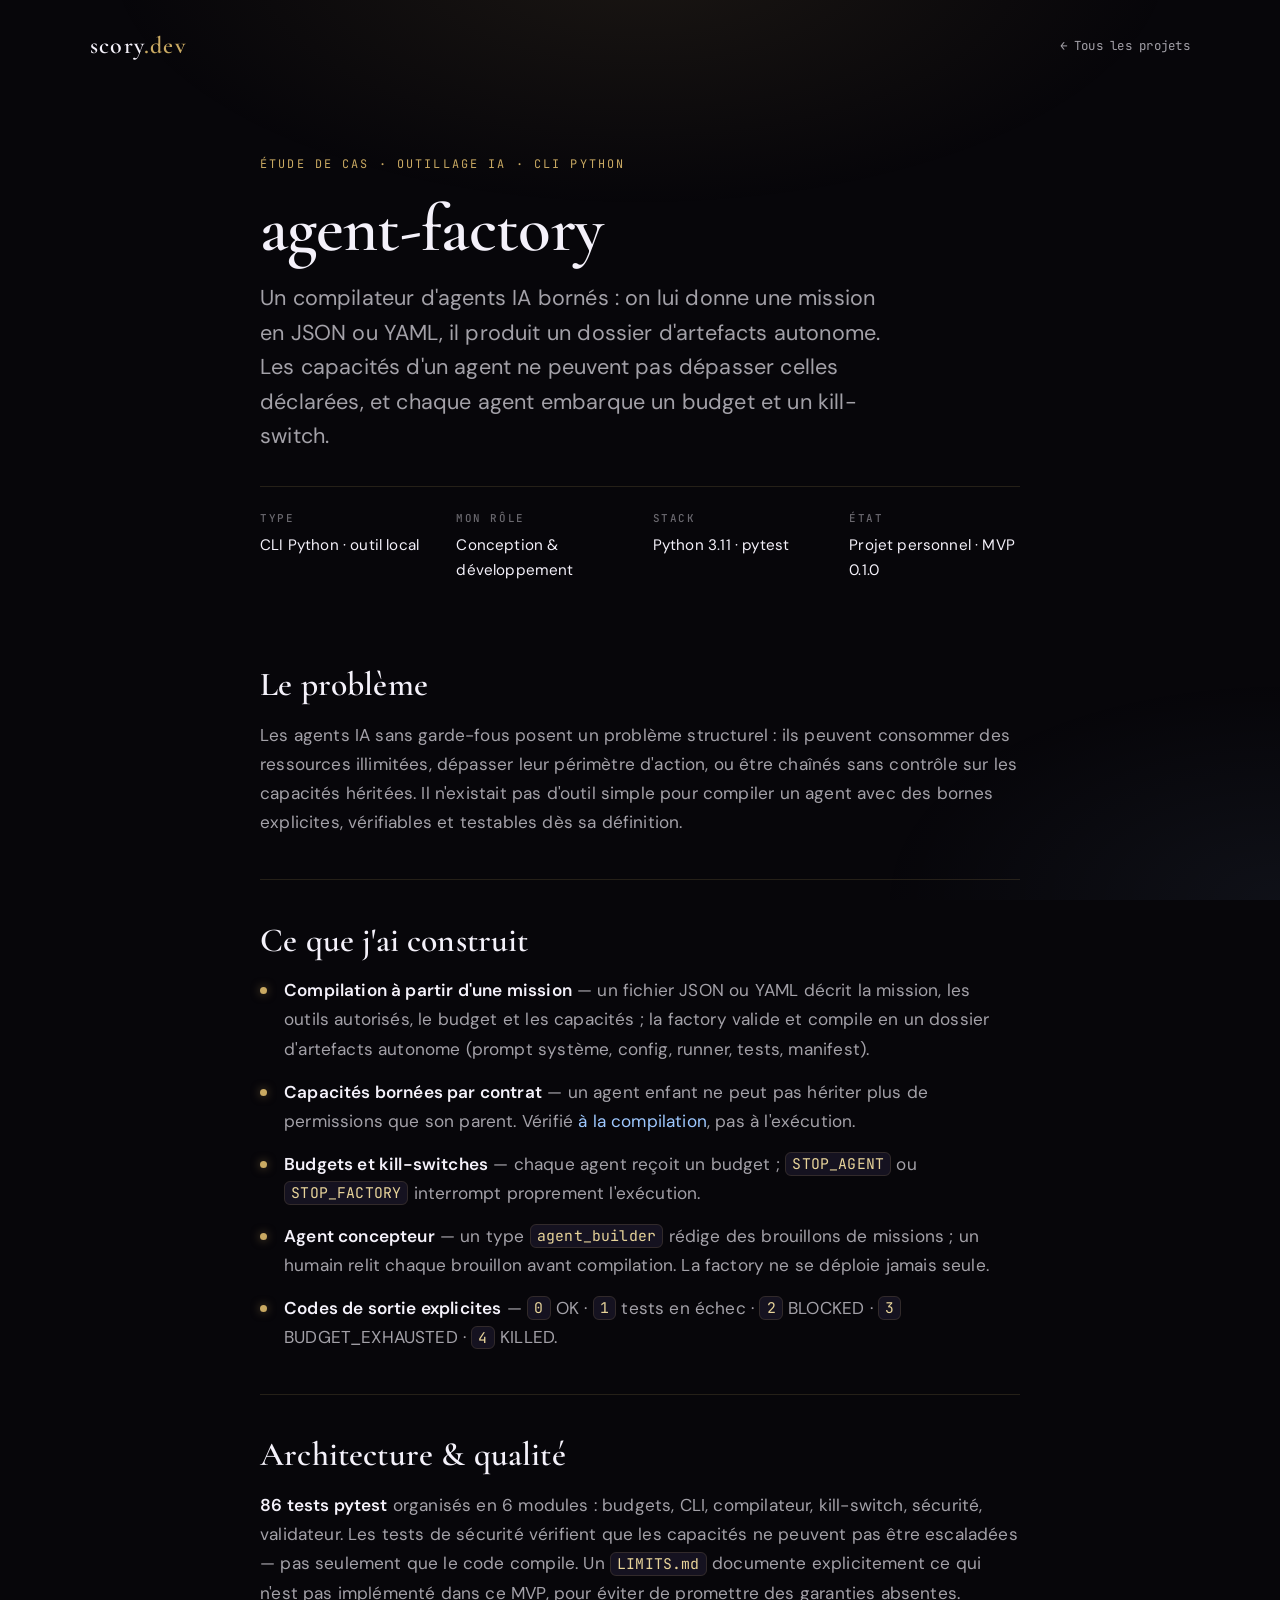
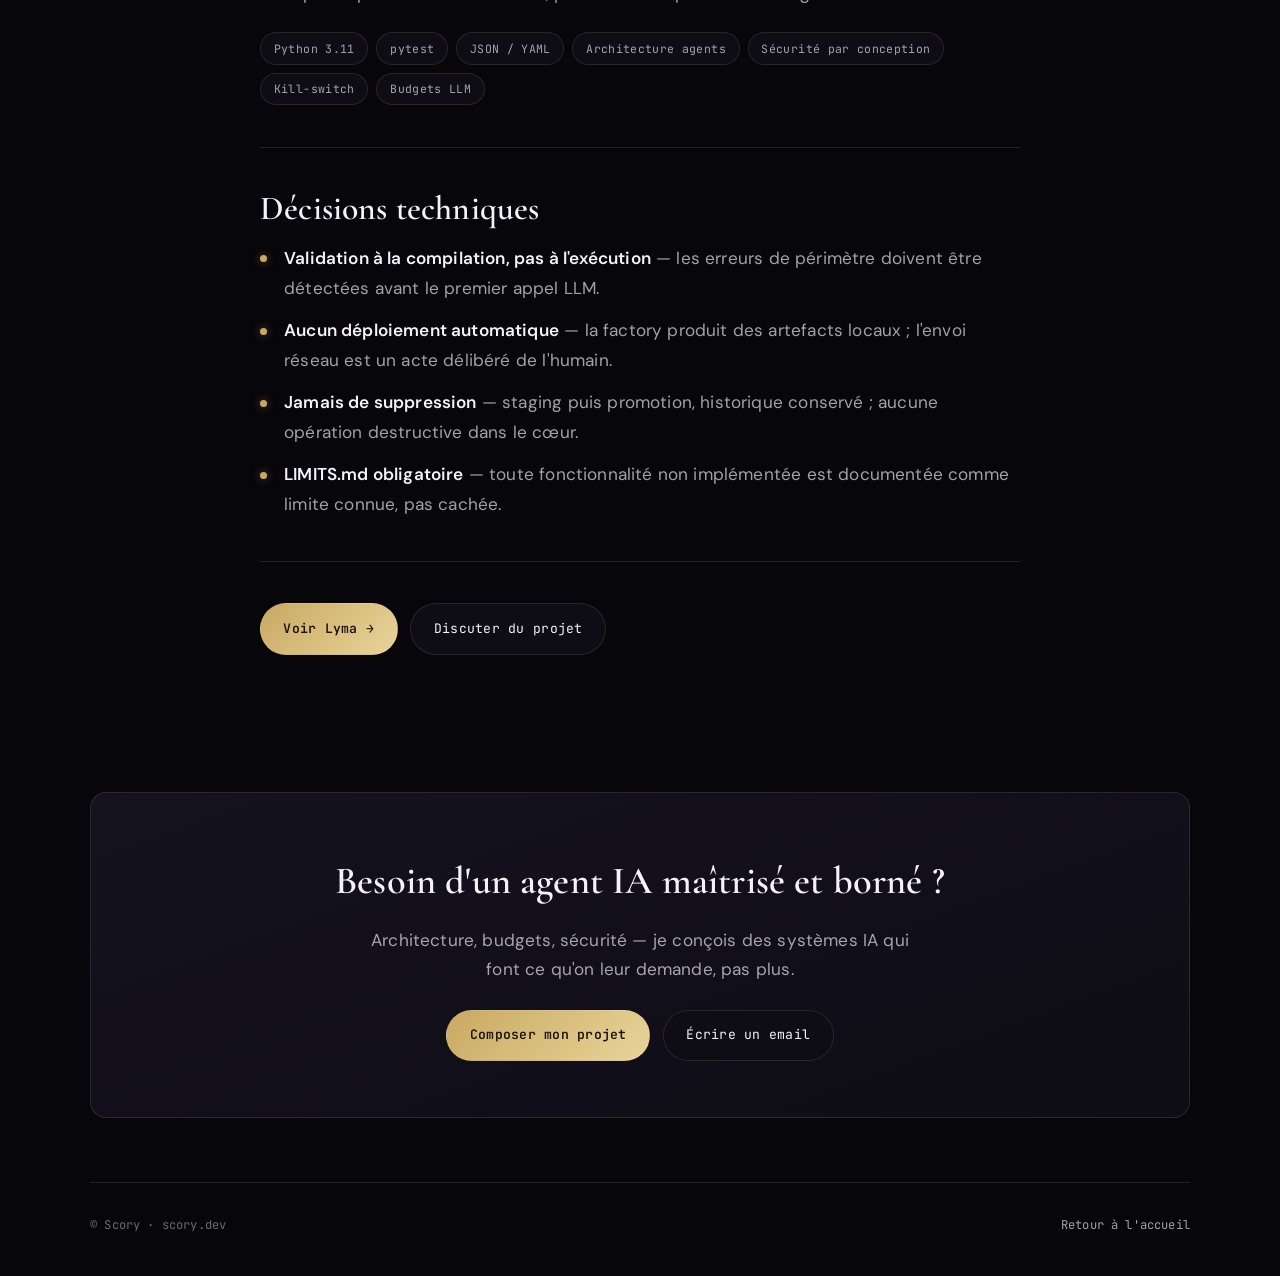
<file: projets/agent-factory/index.html>
<!doctype html>
<html lang="fr">
  <head>
    <meta charset="UTF-8" />
    <meta name="viewport" content="width=device-width, initial-scale=1.0, viewport-fit=cover" />
    <meta name="theme-color" content="#07060a" />
    <meta name="color-scheme" content="dark" />
    <title>agent-factory — Compilateur d'agents IA bornés · Étude de cas | Scory</title>
    <meta name="description" content="agent-factory : une CLI Python qui compile des agents IA à capacités bornées à partir d'une mission. Un agent enfant ne peut pas dépasser son parent, vérifié à la compilation. Budgets, kill-switches, 86 tests. Étude de cas par Scory." />
    <link rel="canonical" href="https://scory.dev/projets/agent-factory/" />
    <meta property="og:type" content="article" />
    <meta property="og:locale" content="fr_FR" />
    <meta property="og:url" content="https://scory.dev/projets/agent-factory/" />
    <meta property="og:title" content="agent-factory — Compilateur d'agents IA bornés · Étude de cas" />
    <meta property="og:description" content="CLI Python qui compile des agents IA à capacités bornées : budgets, kill-switches, 86 tests, sécurité par conception." />
    <meta property="og:image" content="https://scory.dev/image/og-image.webp" />
    <meta name="twitter:card" content="summary_large_image" />
    <link rel="icon" href="data:image/svg+xml,%3Csvg xmlns='http://www.w3.org/2000/svg' viewBox='0 0 32 32'%3E%3Crect fill='%2307060a' width='32' height='32' rx='6'/%3E%3Ctext x='50%25' y='50%25' dominant-baseline='central' text-anchor='middle' fill='%23c9a962' font-family='serif' font-size='20' font-weight='600'%3ES%3C/text%3E%3C/svg%3E" />
    <link rel="preconnect" href="https://fonts.googleapis.com" />
    <link rel="preconnect" href="https://fonts.gstatic.com" crossorigin />
    <link href="https://fonts.googleapis.com/css2?family=Cormorant+Garamond:wght@600&family=DM+Sans:opsz,wght@9..40,400;9..40,600&family=JetBrains+Mono:wght@400;500&display=swap" rel="stylesheet" />
    <link rel="stylesheet" href="/projets/case.css" />
    <script type="application/ld+json">
    [{
      "@context": "https://schema.org",
      "@type": "TechArticle",
      "headline": "agent-factory — Compilateur d'agents IA bornés",
      "description": "Étude de cas : une CLI Python qui compile des agents IA à capacités bornées. Un agent enfant ne peut pas dépasser son parent, vérifié à la compilation. Budgets, kill-switches, 86 tests.",
      "author": {"@type": "Person", "name": "Scory Yana", "url": "https://scory.dev/"},
      "publisher": {"@type": "Person", "name": "Scory Yana"},
      "inLanguage": "fr",
      "url": "https://scory.dev/projets/agent-factory/",
      "about": ["Python", "Agents IA", "Sécurité par conception", "Kill-switch", "Budgets LLM", "pytest"]
    },
    {
      "@context": "https://schema.org",
      "@type": "BreadcrumbList",
      "itemListElement": [
        {"@type": "ListItem", "position": 1, "name": "Accueil", "item": "https://scory.dev/"},
        {"@type": "ListItem", "position": 2, "name": "Projets", "item": "https://scory.dev/#projets"},
        {"@type": "ListItem", "position": 3, "name": "agent-factory", "item": "https://scory.dev/projets/agent-factory/"}
      ]
    }]
    </script>
  </head>
  <body>
    <header class="case-top">
      <a class="case-brand" href="/">scory<span>.dev</span></a>
      <a class="case-back" href="/#projets">← Tous les projets</a>
    </header>

    <main>
      <section class="case-hero wrap">
        <p class="case-eyebrow">Étude de cas · Outillage IA · CLI Python</p>
        <h1 class="case-title">agent&#8209;factory</h1>
        <p class="case-lead">Un compilateur d'agents IA bornés&nbsp;: on lui donne une mission en JSON ou YAML, il produit un dossier d'artefacts autonome. Les capacités d'un agent ne peuvent pas dépasser celles déclarées, et chaque agent embarque un budget et un kill-switch.</p>
        <ul class="case-meta">
          <li><b>Type</b><span>CLI Python · outil local</span></li>
          <li><b>Mon rôle</b><span>Conception &amp; développement</span></li>
          <li><b>Stack</b><span>Python 3.11 · pytest</span></li>
          <li><b>État</b><span>Projet personnel · MVP 0.1.0</span></li>
        </ul>
      </section>

      <div class="case-body wrap">
        <section class="case-section">
          <h2 class="case-h2">Le problème</h2>
          <p>Les agents IA sans garde-fous posent un problème structurel&nbsp;: ils peuvent consommer des ressources illimitées, dépasser leur périmètre d'action, ou être chaînés sans contrôle sur les capacités héritées. Il n'existait pas d'outil simple pour compiler un agent avec des bornes explicites, vérifiables et testables dès sa définition.</p>
        </section>

        <section class="case-section">
          <h2 class="case-h2">Ce que j'ai construit</h2>
          <ul class="case-list">
            <li><strong>Compilation à partir d'une mission</strong> — un fichier JSON ou YAML décrit la mission, les outils autorisés, le budget et les capacités&nbsp;; la factory valide et compile en un dossier d'artefacts autonome (prompt système, config, runner, tests, manifest).</li>
            <li><strong>Capacités bornées par contrat</strong> — un agent enfant ne peut pas hériter plus de permissions que son parent. Vérifié <em>à la compilation</em>, pas à l'exécution.</li>
            <li><strong>Budgets et kill-switches</strong> — chaque agent reçoit un budget&nbsp;; <code>STOP_AGENT</code> ou <code>STOP_FACTORY</code> interrompt proprement l'exécution.</li>
            <li><strong>Agent concepteur</strong> — un type <code>agent_builder</code> rédige des brouillons de missions&nbsp;; un humain relit chaque brouillon avant compilation. La factory ne se déploie jamais seule.</li>
            <li><strong>Codes de sortie explicites</strong> — <code>0</code> OK · <code>1</code> tests en échec · <code>2</code> BLOCKED · <code>3</code> BUDGET_EXHAUSTED · <code>4</code> KILLED.</li>
          </ul>
        </section>

        <section class="case-section">
          <h2 class="case-h2">Architecture &amp; qualité</h2>
          <p><strong>86 tests pytest</strong> organisés en 6 modules&nbsp;: budgets, CLI, compilateur, kill-switch, sécurité, validateur. Les tests de sécurité vérifient que les capacités ne peuvent pas être escaladées — pas seulement que le code compile. Un <code>LIMITS.md</code> documente explicitement ce qui n'est pas implémenté dans ce MVP, pour éviter de promettre des garanties absentes.</p>
          <ul class="case-tags">
            <li>Python 3.11</li><li>pytest</li><li>JSON / YAML</li><li>Architecture agents</li><li>Sécurité par conception</li><li>Kill-switch</li><li>Budgets LLM</li>
          </ul>
        </section>

        <section class="case-section">
          <h2 class="case-h2">Décisions techniques</h2>
          <ul class="case-list">
            <li><strong>Validation à la compilation, pas à l'exécution</strong> — les erreurs de périmètre doivent être détectées avant le premier appel LLM.</li>
            <li><strong>Aucun déploiement automatique</strong> — la factory produit des artefacts locaux&nbsp;; l'envoi réseau est un acte délibéré de l'humain.</li>
            <li><strong>Jamais de suppression</strong> — staging puis promotion, historique conservé&nbsp;; aucune opération destructive dans le cœur.</li>
            <li><strong>LIMITS.md obligatoire</strong> — toute fonctionnalité non implémentée est documentée comme limite connue, pas cachée.</li>
          </ul>
        </section>

        <section class="case-section">
          <div class="case-actions">
            <a class="case-btn case-btn--primary" href="/projets/lyma/">Voir Lyma →</a>
            <a class="case-btn case-btn--ghost" href="mailto:contact@scory.dev">Discuter du projet</a>
          </div>
        </section>
      </div>

      <section class="case-cta">
        <h2>Besoin d'un agent IA maîtrisé et borné&nbsp;?</h2>
        <p>Architecture, budgets, sécurité — je conçois des systèmes IA qui font ce qu'on leur demande, pas plus.</p>
        <div class="case-actions">
          <a class="case-btn case-btn--primary" href="/#builder">Composer mon projet</a>
          <a class="case-btn case-btn--ghost" href="mailto:contact@scory.dev">Écrire un email</a>
        </div>
      </section>
    </main>

    <footer class="case-foot">
      <span>© Scory · scory.dev</span>
      <a href="/">Retour à l'accueil</a>
    </footer>
  </body>
</html>
</file>
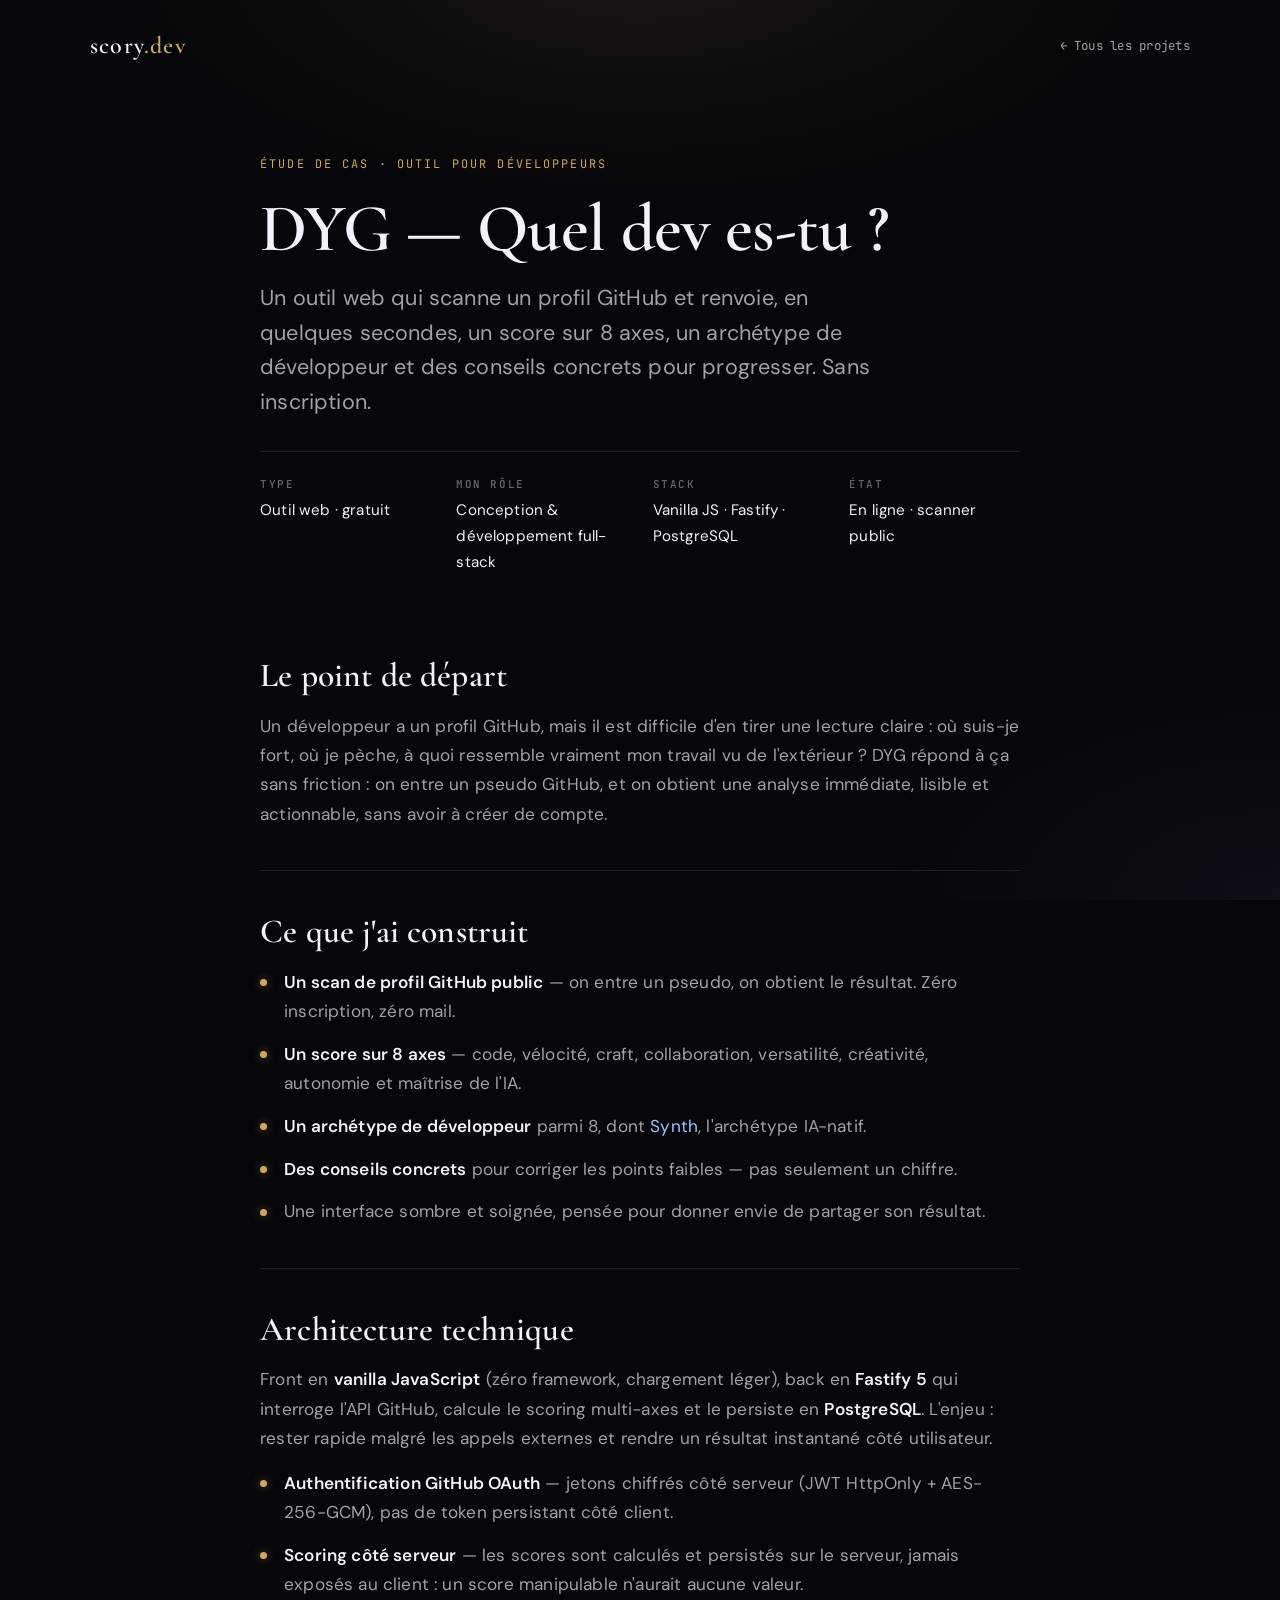
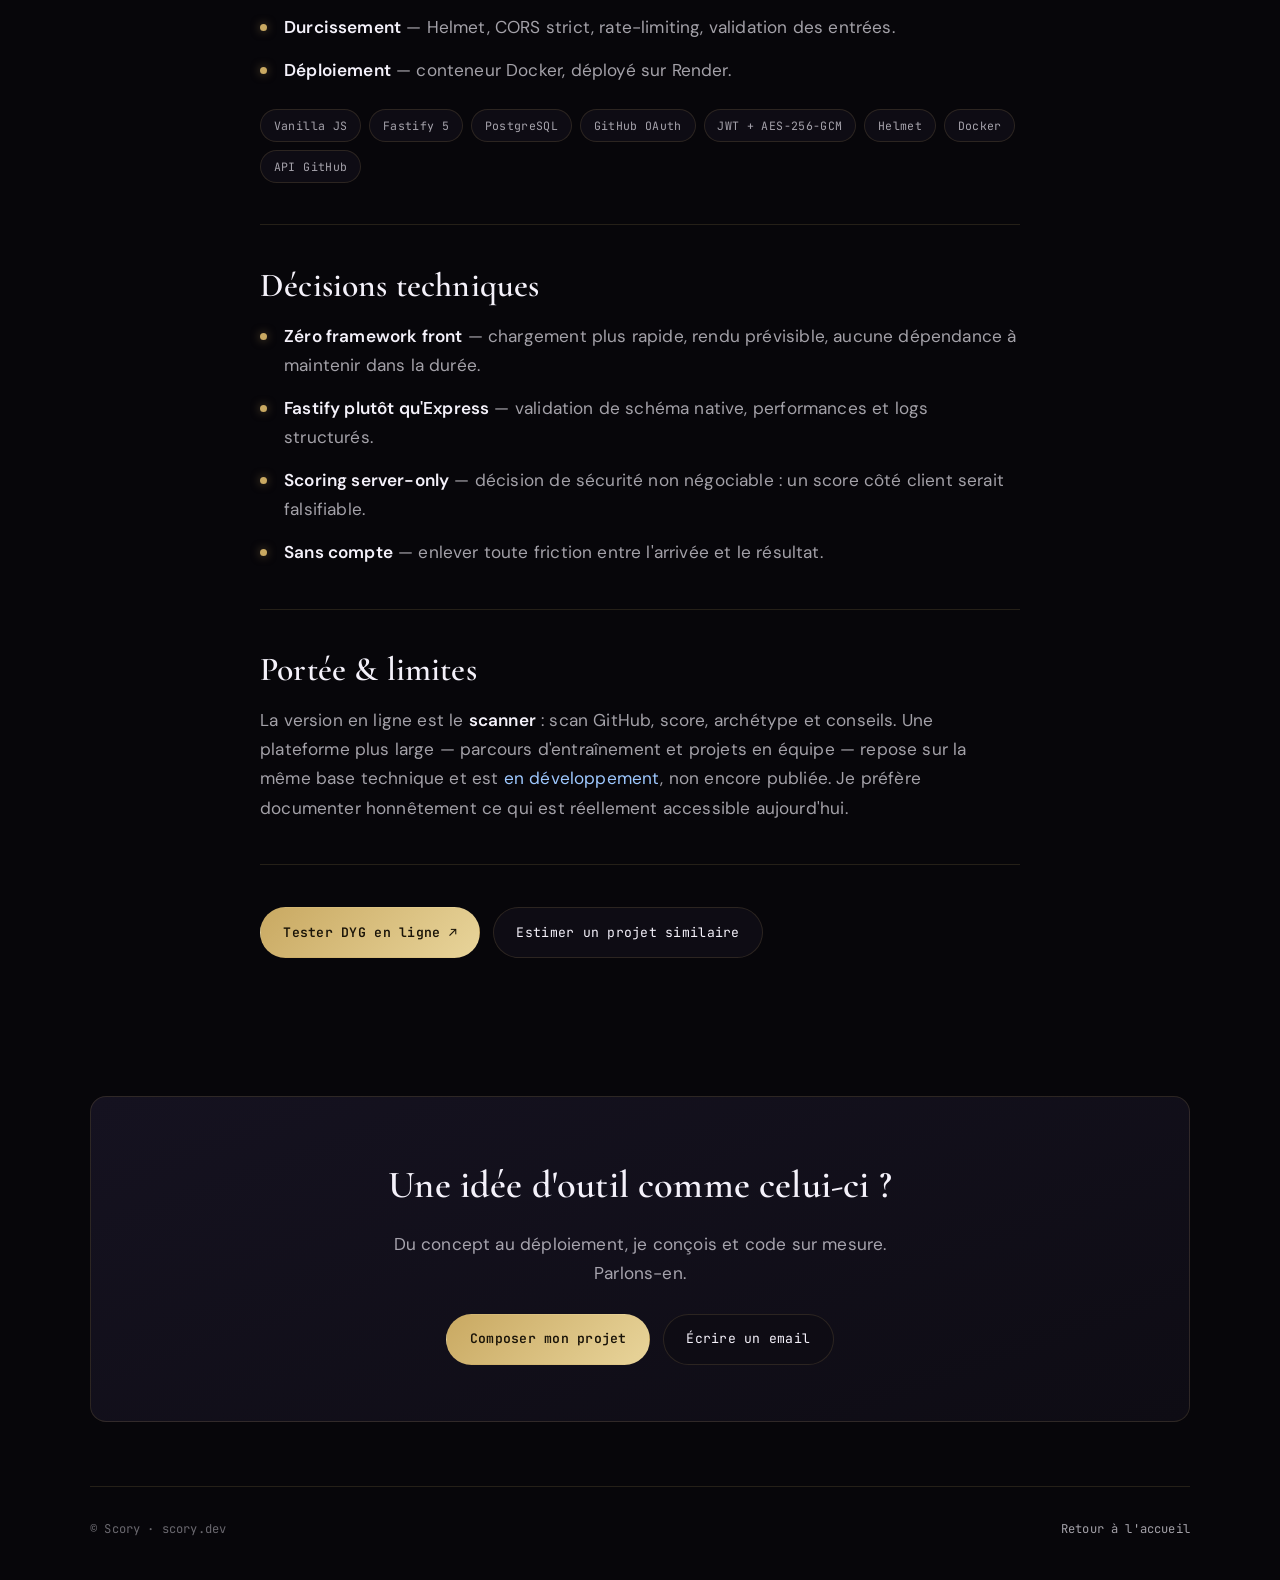
<file: projets/dyg/index.html>
<!doctype html>
<html lang="fr">
  <head>
    <meta charset="UTF-8" />
    <meta name="viewport" content="width=device-width, initial-scale=1.0, viewport-fit=cover" />
    <meta name="theme-color" content="#07060a" />
    <meta name="color-scheme" content="dark" />
    <title>DYG — Scanner de profil GitHub · Étude de cas | Scory</title>
    <meta name="description" content="DYG : un outil web qui scanne un profil GitHub et renvoie un score sur 8 axes, un archétype de développeur et des conseils, sans inscription. Back-end Fastify + PostgreSQL, scoring côté serveur. Étude de cas par Scory, ingénieur full-stack à Paris." />
    <link rel="canonical" href="https://scory.dev/projets/dyg/" />
    <meta property="og:type" content="article" />
    <meta property="og:locale" content="fr_FR" />
    <meta property="og:url" content="https://scory.dev/projets/dyg/" />
    <meta property="og:title" content="DYG — Scanner de profil GitHub · Étude de cas" />
    <meta property="og:description" content="Scanner un profil GitHub et obtenir un score sur 8 axes, un archétype de dev et des conseils. Back-end Fastify + PostgreSQL, scoring côté serveur." />
    <meta property="og:image" content="https://scory.dev/image/og-image.webp" />
    <meta name="twitter:card" content="summary_large_image" />
    <link rel="icon" href="data:image/svg+xml,%3Csvg xmlns='http://www.w3.org/2000/svg' viewBox='0 0 32 32'%3E%3Crect fill='%2307060a' width='32' height='32' rx='6'/%3E%3Ctext x='50%25' y='50%25' dominant-baseline='central' text-anchor='middle' fill='%23c9a962' font-family='serif' font-size='20' font-weight='600'%3ES%3C/text%3E%3C/svg%3E" />
    <link rel="preconnect" href="https://fonts.googleapis.com" />
    <link rel="preconnect" href="https://fonts.gstatic.com" crossorigin />
    <link href="https://fonts.googleapis.com/css2?family=Cormorant+Garamond:wght@600&family=DM+Sans:opsz,wght@9..40,400;9..40,600&family=JetBrains+Mono:wght@400;500&display=swap" rel="stylesheet" />
    <link rel="stylesheet" href="/projets/case.css" />
    <script type="application/ld+json">
    [{
      "@context": "https://schema.org",
      "@type": "TechArticle",
      "headline": "DYG — Scanner de profil GitHub",
      "description": "Étude de cas : un outil web qui scanne un profil GitHub et renvoie un score sur 8 axes, un archétype de développeur et des conseils. Back-end Fastify + PostgreSQL, scoring côté serveur.",
      "author": {"@type": "Person", "name": "Scory Yana", "url": "https://scory.dev/"},
      "publisher": {"@type": "Person", "name": "Scory Yana"},
      "inLanguage": "fr",
      "url": "https://scory.dev/projets/dyg/",
      "about": ["Développement full-stack", "Fastify", "PostgreSQL", "GitHub OAuth", "Scoring côté serveur"]
    },
    {
      "@context": "https://schema.org",
      "@type": "BreadcrumbList",
      "itemListElement": [
        {"@type": "ListItem", "position": 1, "name": "Accueil", "item": "https://scory.dev/"},
        {"@type": "ListItem", "position": 2, "name": "Projets", "item": "https://scory.dev/#projets"},
        {"@type": "ListItem", "position": 3, "name": "DYG", "item": "https://scory.dev/projets/dyg/"}
      ]
    }]
    </script>
  </head>
  <body>
    <header class="case-top">
      <a class="case-brand" href="/">scory<span>.dev</span></a>
      <a class="case-back" href="/#projets">← Tous les projets</a>
    </header>

    <main>
      <section class="case-hero wrap">
        <p class="case-eyebrow">Étude de cas · Outil pour développeurs</p>
        <h1 class="case-title">DYG — Quel dev es-tu&nbsp;?</h1>
        <p class="case-lead">Un outil web qui scanne un profil GitHub et renvoie, en quelques secondes, un score sur 8 axes, un archétype de développeur et des conseils concrets pour progresser. Sans inscription.</p>
        <ul class="case-meta">
          <li><b>Type</b><span>Outil web · gratuit</span></li>
          <li><b>Mon rôle</b><span>Conception &amp; développement full-stack</span></li>
          <li><b>Stack</b><span>Vanilla JS · Fastify · PostgreSQL</span></li>
          <li><b>État</b><span>En ligne · scanner public</span></li>
        </ul>
      </section>

      <div class="case-body wrap">
        <section class="case-section">
          <h2 class="case-h2">Le point de départ</h2>
          <p>Un développeur a un profil GitHub, mais il est difficile d'en tirer une lecture claire&nbsp;: où suis-je fort, où je pèche, à quoi ressemble vraiment mon travail vu de l'extérieur&nbsp;? DYG répond à ça sans friction&nbsp;: on entre un pseudo GitHub, et on obtient une analyse immédiate, lisible et actionnable, sans avoir à créer de compte.</p>
        </section>

        <section class="case-section">
          <h2 class="case-h2">Ce que j'ai construit</h2>
          <ul class="case-list">
            <li><strong>Un scan de profil GitHub public</strong> — on entre un pseudo, on obtient le résultat. Zéro inscription, zéro mail.</li>
            <li><strong>Un score sur 8 axes</strong> — code, vélocité, craft, collaboration, versatilité, créativité, autonomie et maîtrise de l'IA.</li>
            <li><strong>Un archétype de développeur</strong> parmi 8, dont <em>Synth</em>, l'archétype IA-natif.</li>
            <li><strong>Des conseils concrets</strong> pour corriger les points faibles — pas seulement un chiffre.</li>
            <li>Une interface sombre et soignée, pensée pour donner envie de partager son résultat.</li>
          </ul>
        </section>

        <section class="case-section">
          <h2 class="case-h2">Architecture technique</h2>
          <p>Front en <strong>vanilla JavaScript</strong> (zéro framework, chargement léger), back en <strong>Fastify 5</strong> qui interroge l'API GitHub, calcule le scoring multi-axes et le persiste en <strong>PostgreSQL</strong>. L'enjeu&nbsp;: rester rapide malgré les appels externes et rendre un résultat instantané côté utilisateur.</p>
          <ul class="case-list">
            <li><strong>Authentification GitHub OAuth</strong> — jetons chiffrés côté serveur (JWT HttpOnly + AES-256-GCM), pas de token persistant côté client.</li>
            <li><strong>Scoring côté serveur</strong> — les scores sont calculés et persistés sur le serveur, jamais exposés au client&nbsp;: un score manipulable n'aurait aucune valeur.</li>
            <li><strong>Durcissement</strong> — Helmet, CORS strict, rate-limiting, validation des entrées.</li>
            <li><strong>Déploiement</strong> — conteneur Docker, déployé sur Render.</li>
          </ul>
          <ul class="case-tags">
            <li>Vanilla JS</li><li>Fastify 5</li><li>PostgreSQL</li><li>GitHub OAuth</li>
            <li>JWT + AES-256-GCM</li><li>Helmet</li><li>Docker</li><li>API GitHub</li>
          </ul>
        </section>

        <section class="case-section">
          <h2 class="case-h2">Décisions techniques</h2>
          <ul class="case-list">
            <li><strong>Zéro framework front</strong> — chargement plus rapide, rendu prévisible, aucune dépendance à maintenir dans la durée.</li>
            <li><strong>Fastify plutôt qu'Express</strong> — validation de schéma native, performances et logs structurés.</li>
            <li><strong>Scoring server-only</strong> — décision de sécurité non négociable&nbsp;: un score côté client serait falsifiable.</li>
            <li><strong>Sans compte</strong> — enlever toute friction entre l'arrivée et le résultat.</li>
          </ul>
        </section>

        <section class="case-section">
          <h2 class="case-h2">Portée &amp; limites</h2>
          <p>La version en ligne est le <strong>scanner</strong>&nbsp;: scan GitHub, score, archétype et conseils. Une plateforme plus large — parcours d'entraînement et projets en équipe — repose sur la même base technique et est <em>en développement</em>, non encore publiée. Je préfère documenter honnêtement ce qui est réellement accessible aujourd'hui.</p>
        </section>

        <section class="case-section">
          <div class="case-actions">
            <a class="case-btn case-btn--primary" href="https://dyg-olfu.onrender.com" target="_blank" rel="noopener">Tester DYG en ligne ↗</a>
            <a class="case-btn case-btn--ghost" href="/#builder">Estimer un projet similaire</a>
          </div>
        </section>
      </div>

      <section class="case-cta">
        <h2>Une idée d'outil comme celui-ci&nbsp;?</h2>
        <p>Du concept au déploiement, je conçois et code sur mesure. Parlons-en.</p>
        <div class="case-actions">
          <a class="case-btn case-btn--primary" href="/#builder">Composer mon projet</a>
          <a class="case-btn case-btn--ghost" href="mailto:contact@scory.dev">Écrire un email</a>
        </div>
      </section>
    </main>

    <footer class="case-foot">
      <span>© Scory · scory.dev</span>
      <a href="/">Retour à l'accueil</a>
    </footer>
  </body>
</html>
</file>
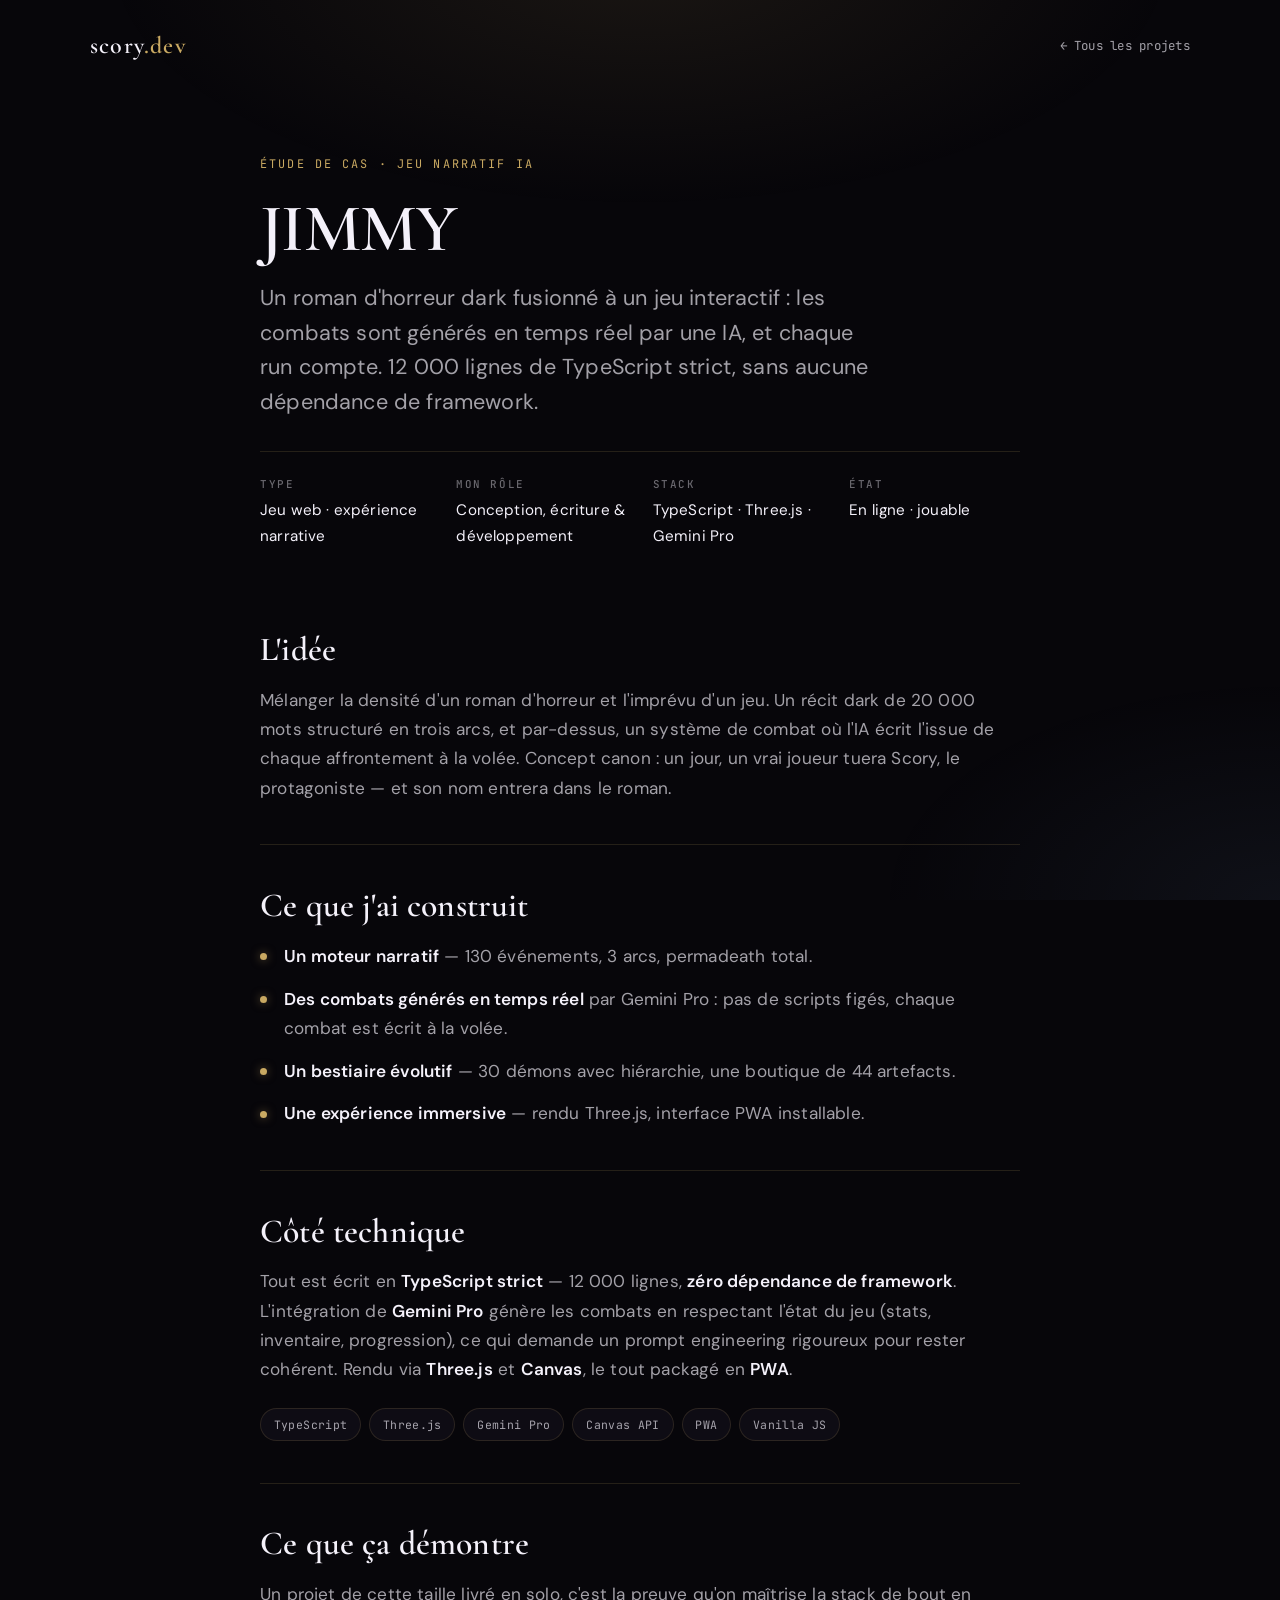
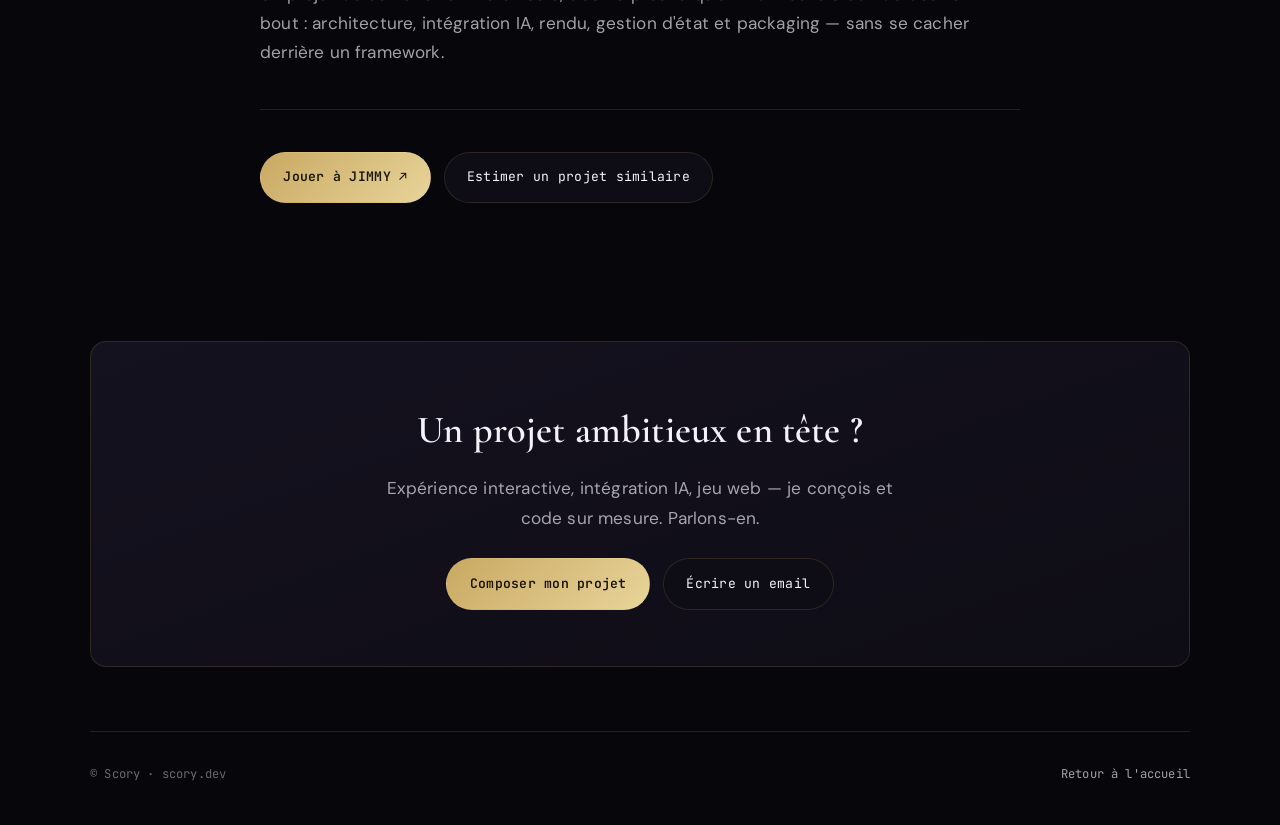
<file: projets/jimmy/index.html>
<!doctype html>
<html lang="fr">
  <head>
    <meta charset="UTF-8" />
    <meta name="viewport" content="width=device-width, initial-scale=1.0, viewport-fit=cover" />
    <meta name="theme-color" content="#07060a" />
    <meta name="color-scheme" content="dark" />
    <title>JIMMY — Expérience narrative IA + arène de combat · Étude de cas | Scory</title>
    <meta name="description" content="JIMMY : un roman d'horreur dark et un jeu interactif aux combats générés en temps réel par Gemini Pro. 12 000 lignes de TypeScript strict, zéro dépendance. Étude de cas par Scory." />
    <link rel="canonical" href="https://scory.dev/projets/jimmy/" />
    <meta property="og:type" content="article" />
    <meta property="og:locale" content="fr_FR" />
    <meta property="og:url" content="https://scory.dev/projets/jimmy/" />
    <meta property="og:title" content="JIMMY — Expérience narrative IA + arène de combat · Étude de cas" />
    <meta property="og:description" content="Roman d'horreur dark + jeu interactif, combats générés en temps réel par Gemini Pro. 12 000 lignes de TypeScript strict, zéro dépendance." />
    <meta property="og:image" content="https://scory.dev/image/og-image.webp" />
    <meta name="twitter:card" content="summary_large_image" />
    <link rel="icon" href="data:image/svg+xml,%3Csvg xmlns='http://www.w3.org/2000/svg' viewBox='0 0 32 32'%3E%3Crect fill='%2307060a' width='32' height='32' rx='6'/%3E%3Ctext x='50%25' y='50%25' dominant-baseline='central' text-anchor='middle' fill='%23c9a962' font-family='serif' font-size='20' font-weight='600'%3ES%3C/text%3E%3C/svg%3E" />
    <link rel="preconnect" href="https://fonts.googleapis.com" />
    <link rel="preconnect" href="https://fonts.gstatic.com" crossorigin />
    <link href="https://fonts.googleapis.com/css2?family=Cormorant+Garamond:wght@600&family=DM+Sans:opsz,wght@9..40,400;9..40,600&family=JetBrains+Mono:wght@400;500&display=swap" rel="stylesheet" />
    <link rel="stylesheet" href="/projets/case.css" />
    <script type="application/ld+json">
    [{
      "@context": "https://schema.org",
      "@type": "TechArticle",
      "headline": "JIMMY — Expérience narrative IA + arène de combat",
      "description": "Étude de cas : un roman d'horreur dark et un jeu interactif aux combats générés en temps réel par Gemini Pro. 12 000 lignes de TypeScript strict, zéro dépendance.",
      "author": {"@type": "Person", "name": "Scory Yana", "url": "https://scory.dev/"},
      "publisher": {"@type": "Person", "name": "Scory Yana"},
      "inLanguage": "fr",
      "url": "https://scory.dev/projets/jimmy/",
      "about": ["TypeScript", "Gemini Pro", "Three.js", "Jeu narratif", "IA générative"]
    },
    {
      "@context": "https://schema.org",
      "@type": "BreadcrumbList",
      "itemListElement": [
        {"@type": "ListItem", "position": 1, "name": "Accueil", "item": "https://scory.dev/"},
        {"@type": "ListItem", "position": 2, "name": "Projets", "item": "https://scory.dev/#projets"},
        {"@type": "ListItem", "position": 3, "name": "JIMMY", "item": "https://scory.dev/projets/jimmy/"}
      ]
    }]
    </script>
  </head>
  <body>
    <header class="case-top">
      <a class="case-brand" href="/">scory<span>.dev</span></a>
      <a class="case-back" href="/#projets">← Tous les projets</a>
    </header>

    <main>
      <section class="case-hero wrap">
        <p class="case-eyebrow">Étude de cas · Jeu narratif IA</p>
        <h1 class="case-title">JIMMY</h1>
        <p class="case-lead">Un roman d'horreur dark fusionné à un jeu interactif&nbsp;: les combats sont générés en temps réel par une IA, et chaque run compte. 12 000 lignes de TypeScript strict, sans aucune dépendance de framework.</p>
        <ul class="case-meta">
          <li><b>Type</b><span>Jeu web · expérience narrative</span></li>
          <li><b>Mon rôle</b><span>Conception, écriture &amp; développement</span></li>
          <li><b>Stack</b><span>TypeScript · Three.js · Gemini Pro</span></li>
          <li><b>État</b><span>En ligne · jouable</span></li>
        </ul>
      </section>

      <div class="case-body wrap">
        <section class="case-section">
          <h2 class="case-h2">L'idée</h2>
          <p>Mélanger la densité d'un roman d'horreur et l'imprévu d'un jeu. Un récit dark de 20 000 mots structuré en trois arcs, et par-dessus, un système de combat où l'IA écrit l'issue de chaque affrontement à la volée. Concept canon&nbsp;: un jour, un vrai joueur tuera Scory, le protagoniste — et son nom entrera dans le roman.</p>
        </section>

        <section class="case-section">
          <h2 class="case-h2">Ce que j'ai construit</h2>
          <ul class="case-list">
            <li><strong>Un moteur narratif</strong> — 130 événements, 3 arcs, permadeath total.</li>
            <li><strong>Des combats générés en temps réel</strong> par Gemini Pro&nbsp;: pas de scripts figés, chaque combat est écrit à la volée.</li>
            <li><strong>Un bestiaire évolutif</strong> — 30 démons avec hiérarchie, une boutique de 44 artefacts.</li>
            <li><strong>Une expérience immersive</strong> — rendu Three.js, interface PWA installable.</li>
          </ul>
        </section>

        <section class="case-section">
          <h2 class="case-h2">Côté technique</h2>
          <p>Tout est écrit en <strong>TypeScript strict</strong> — 12 000 lignes, <strong>zéro dépendance de framework</strong>. L'intégration de <strong>Gemini Pro</strong> génère les combats en respectant l'état du jeu (stats, inventaire, progression), ce qui demande un prompt engineering rigoureux pour rester cohérent. Rendu via <strong>Three.js</strong> et <strong>Canvas</strong>, le tout packagé en <strong>PWA</strong>.</p>
          <ul class="case-tags">
            <li>TypeScript</li><li>Three.js</li><li>Gemini Pro</li><li>Canvas API</li><li>PWA</li><li>Vanilla JS</li>
          </ul>
        </section>

        <section class="case-section">
          <h2 class="case-h2">Ce que ça démontre</h2>
          <p>Un projet de cette taille livré en solo, c'est la preuve qu'on maîtrise la stack de bout en bout&nbsp;: architecture, intégration IA, rendu, gestion d'état et packaging — sans se cacher derrière un framework.</p>
        </section>

        <section class="case-section">
          <div class="case-actions">
            <a class="case-btn case-btn--primary" href="https://splendid-malasada-e630ad.netlify.app/" target="_blank" rel="noopener">Jouer à JIMMY ↗</a>
            <a class="case-btn case-btn--ghost" href="/#builder">Estimer un projet similaire</a>
          </div>
        </section>
      </div>

      <section class="case-cta">
        <h2>Un projet ambitieux en tête&nbsp;?</h2>
        <p>Expérience interactive, intégration IA, jeu web — je conçois et code sur mesure. Parlons-en.</p>
        <div class="case-actions">
          <a class="case-btn case-btn--primary" href="/#builder">Composer mon projet</a>
          <a class="case-btn case-btn--ghost" href="mailto:contact@scory.dev">Écrire un email</a>
        </div>
      </section>
    </main>

    <footer class="case-foot">
      <span>© Scory · scory.dev</span>
      <a href="/">Retour à l'accueil</a>
    </footer>
  </body>
</html>
</file>
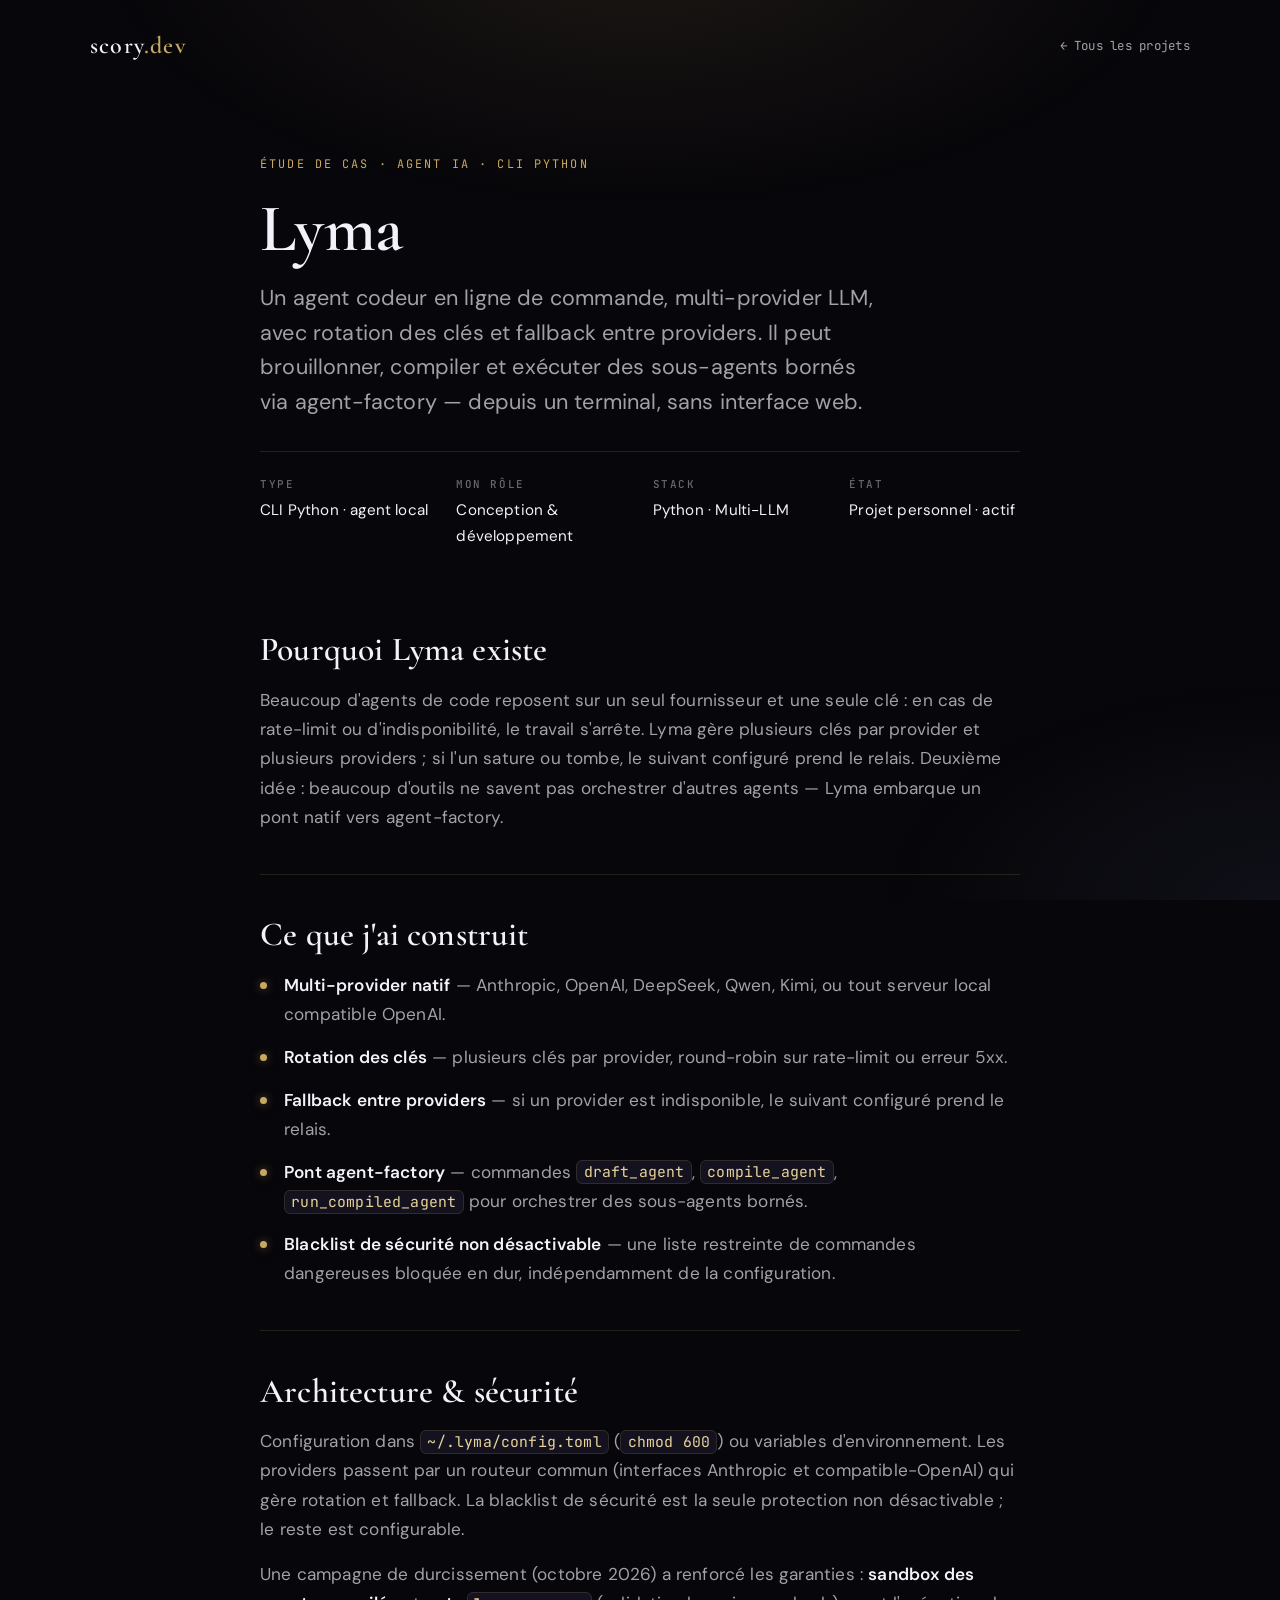
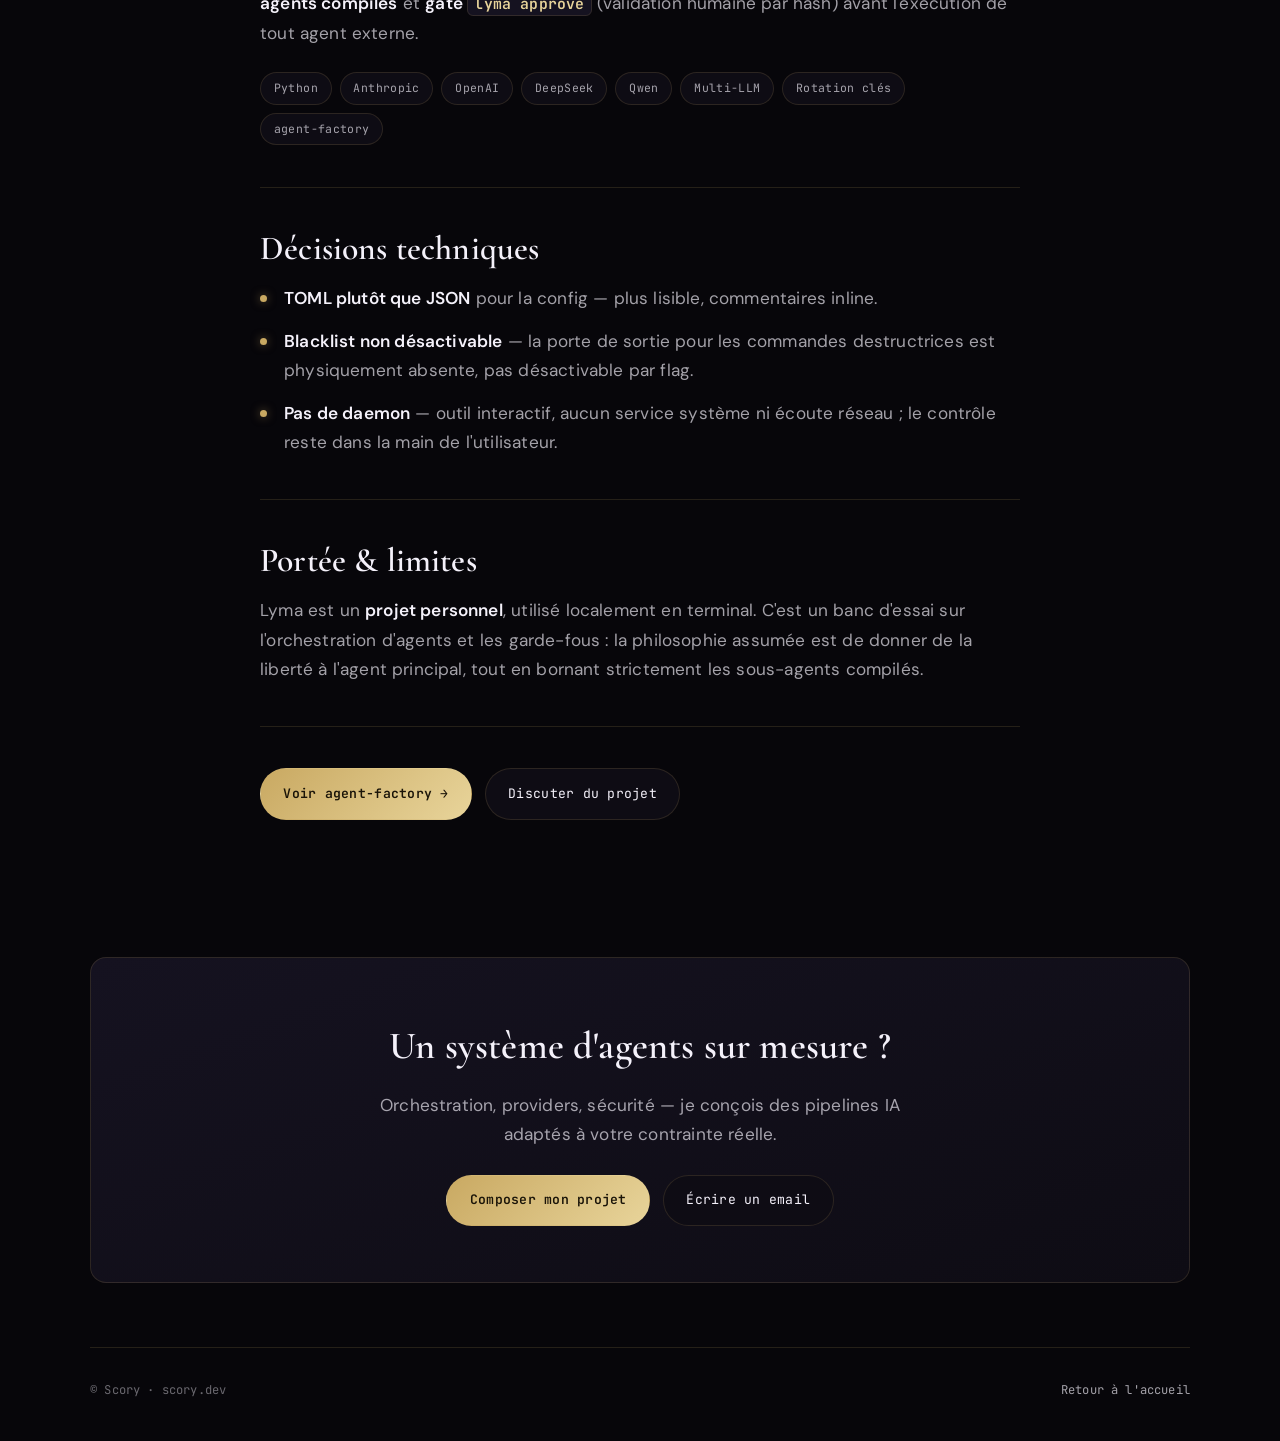
<file: projets/lyma/index.html>
<!doctype html>
<html lang="fr">
  <head>
    <meta charset="UTF-8" />
    <meta name="viewport" content="width=device-width, initial-scale=1.0, viewport-fit=cover" />
    <meta name="theme-color" content="#07060a" />
    <meta name="color-scheme" content="dark" />
    <title>Lyma — Agent codeur CLI multi-provider · Étude de cas | Scory</title>
    <meta name="description" content="Lyma : un agent de code en ligne de commande, multi-provider LLM (Anthropic, OpenAI, DeepSeek, Qwen, Kimi), avec rotation des clés, fallback entre providers et pont vers agent-factory. Étude de cas par Scory." />
    <link rel="canonical" href="https://scory.dev/projets/lyma/" />
    <meta property="og:type" content="article" />
    <meta property="og:locale" content="fr_FR" />
    <meta property="og:url" content="https://scory.dev/projets/lyma/" />
    <meta property="og:title" content="Lyma — Agent codeur CLI multi-provider · Étude de cas" />
    <meta property="og:description" content="Agent de code CLI multi-provider avec rotation des clés, fallback entre providers et pont vers agent-factory pour compiler des sous-agents bornés." />
    <meta property="og:image" content="https://scory.dev/image/og-image.webp" />
    <meta name="twitter:card" content="summary_large_image" />
    <link rel="icon" href="data:image/svg+xml,%3Csvg xmlns='http://www.w3.org/2000/svg' viewBox='0 0 32 32'%3E%3Crect fill='%2307060a' width='32' height='32' rx='6'/%3E%3Ctext x='50%25' y='50%25' dominant-baseline='central' text-anchor='middle' fill='%23c9a962' font-family='serif' font-size='20' font-weight='600'%3ES%3C/text%3E%3C/svg%3E" />
    <link rel="preconnect" href="https://fonts.googleapis.com" />
    <link rel="preconnect" href="https://fonts.gstatic.com" crossorigin />
    <link href="https://fonts.googleapis.com/css2?family=Cormorant+Garamond:wght@600&family=DM+Sans:opsz,wght@9..40,400;9..40,600&family=JetBrains+Mono:wght@400;500&display=swap" rel="stylesheet" />
    <link rel="stylesheet" href="/projets/case.css" />
    <script type="application/ld+json">
    [{
      "@context": "https://schema.org",
      "@type": "TechArticle",
      "headline": "Lyma — Agent codeur CLI multi-provider",
      "description": "Étude de cas : un agent de code en ligne de commande, multi-provider LLM, avec rotation des clés, fallback entre providers et pont vers agent-factory.",
      "author": {"@type": "Person", "name": "Scory Yana", "url": "https://scory.dev/"},
      "publisher": {"@type": "Person", "name": "Scory Yana"},
      "inLanguage": "fr",
      "url": "https://scory.dev/projets/lyma/",
      "about": ["Python", "Agents IA", "LLM multi-provider", "Outils CLI", "Orchestration d'agents"]
    },
    {
      "@context": "https://schema.org",
      "@type": "BreadcrumbList",
      "itemListElement": [
        {"@type": "ListItem", "position": 1, "name": "Accueil", "item": "https://scory.dev/"},
        {"@type": "ListItem", "position": 2, "name": "Projets", "item": "https://scory.dev/#projets"},
        {"@type": "ListItem", "position": 3, "name": "Lyma", "item": "https://scory.dev/projets/lyma/"}
      ]
    }]
    </script>
  </head>
  <body>
    <header class="case-top">
      <a class="case-brand" href="/">scory<span>.dev</span></a>
      <a class="case-back" href="/#projets">← Tous les projets</a>
    </header>

    <main>
      <section class="case-hero wrap">
        <p class="case-eyebrow">Étude de cas · Agent IA · CLI Python</p>
        <h1 class="case-title">Lyma</h1>
        <p class="case-lead">Un agent codeur en ligne de commande, multi-provider LLM, avec rotation des clés et fallback entre providers. Il peut brouillonner, compiler et exécuter des sous-agents bornés via agent-factory — depuis un terminal, sans interface web.</p>
        <ul class="case-meta">
          <li><b>Type</b><span>CLI Python · agent local</span></li>
          <li><b>Mon rôle</b><span>Conception &amp; développement</span></li>
          <li><b>Stack</b><span>Python · Multi-LLM</span></li>
          <li><b>État</b><span>Projet personnel · actif</span></li>
        </ul>
      </section>

      <div class="case-body wrap">
        <section class="case-section">
          <h2 class="case-h2">Pourquoi Lyma existe</h2>
          <p>Beaucoup d'agents de code reposent sur un seul fournisseur et une seule clé&nbsp;: en cas de rate-limit ou d'indisponibilité, le travail s'arrête. Lyma gère plusieurs clés par provider et plusieurs providers&nbsp;; si l'un sature ou tombe, le suivant configuré prend le relais. Deuxième idée&nbsp;: beaucoup d'outils ne savent pas orchestrer d'autres agents — Lyma embarque un pont natif vers agent-factory.</p>
        </section>

        <section class="case-section">
          <h2 class="case-h2">Ce que j'ai construit</h2>
          <ul class="case-list">
            <li><strong>Multi-provider natif</strong> — Anthropic, OpenAI, DeepSeek, Qwen, Kimi, ou tout serveur local compatible OpenAI.</li>
            <li><strong>Rotation des clés</strong> — plusieurs clés par provider, round-robin sur rate-limit ou erreur 5xx.</li>
            <li><strong>Fallback entre providers</strong> — si un provider est indisponible, le suivant configuré prend le relais.</li>
            <li><strong>Pont agent-factory</strong> — commandes <code>draft_agent</code>, <code>compile_agent</code>, <code>run_compiled_agent</code> pour orchestrer des sous-agents bornés.</li>
            <li><strong>Blacklist de sécurité non désactivable</strong> — une liste restreinte de commandes dangereuses bloquée en dur, indépendamment de la configuration.</li>
          </ul>
        </section>

        <section class="case-section">
          <h2 class="case-h2">Architecture &amp; sécurité</h2>
          <p>Configuration dans <code>~/.lyma/config.toml</code> (<code>chmod 600</code>) ou variables d'environnement. Les providers passent par un routeur commun (interfaces Anthropic et compatible-OpenAI) qui gère rotation et fallback. La blacklist de sécurité est la seule protection non désactivable&nbsp;; le reste est configurable.</p>
          <p>Une campagne de durcissement (octobre 2026) a renforcé les garanties&nbsp;: <strong>sandbox des agents compilés</strong> et <strong>gate <code>lyma approve</code></strong> (validation humaine par hash) avant l'exécution de tout agent externe.</p>
          <ul class="case-tags">
            <li>Python</li><li>Anthropic</li><li>OpenAI</li><li>DeepSeek</li><li>Qwen</li><li>Multi-LLM</li><li>Rotation clés</li><li>agent-factory</li>
          </ul>
        </section>

        <section class="case-section">
          <h2 class="case-h2">Décisions techniques</h2>
          <ul class="case-list">
            <li><strong>TOML plutôt que JSON</strong> pour la config — plus lisible, commentaires inline.</li>
            <li><strong>Blacklist non désactivable</strong> — la porte de sortie pour les commandes destructrices est physiquement absente, pas désactivable par flag.</li>
            <li><strong>Pas de daemon</strong> — outil interactif, aucun service système ni écoute réseau&nbsp;; le contrôle reste dans la main de l'utilisateur.</li>
          </ul>
        </section>

        <section class="case-section">
          <h2 class="case-h2">Portée &amp; limites</h2>
          <p>Lyma est un <strong>projet personnel</strong>, utilisé localement en terminal. C'est un banc d'essai sur l'orchestration d'agents et les garde-fous&nbsp;: la philosophie assumée est de donner de la liberté à l'agent principal, tout en bornant strictement les sous-agents compilés.</p>
        </section>

        <section class="case-section">
          <div class="case-actions">
            <a class="case-btn case-btn--primary" href="/projets/agent-factory/">Voir agent-factory →</a>
            <a class="case-btn case-btn--ghost" href="mailto:contact@scory.dev">Discuter du projet</a>
          </div>
        </section>
      </div>

      <section class="case-cta">
        <h2>Un système d'agents sur mesure&nbsp;?</h2>
        <p>Orchestration, providers, sécurité — je conçois des pipelines IA adaptés à votre contrainte réelle.</p>
        <div class="case-actions">
          <a class="case-btn case-btn--primary" href="/#builder">Composer mon projet</a>
          <a class="case-btn case-btn--ghost" href="mailto:contact@scory.dev">Écrire un email</a>
        </div>
      </section>
    </main>

    <footer class="case-foot">
      <span>© Scory · scory.dev</span>
      <a href="/">Retour à l'accueil</a>
    </footer>
  </body>
</html>
</file>
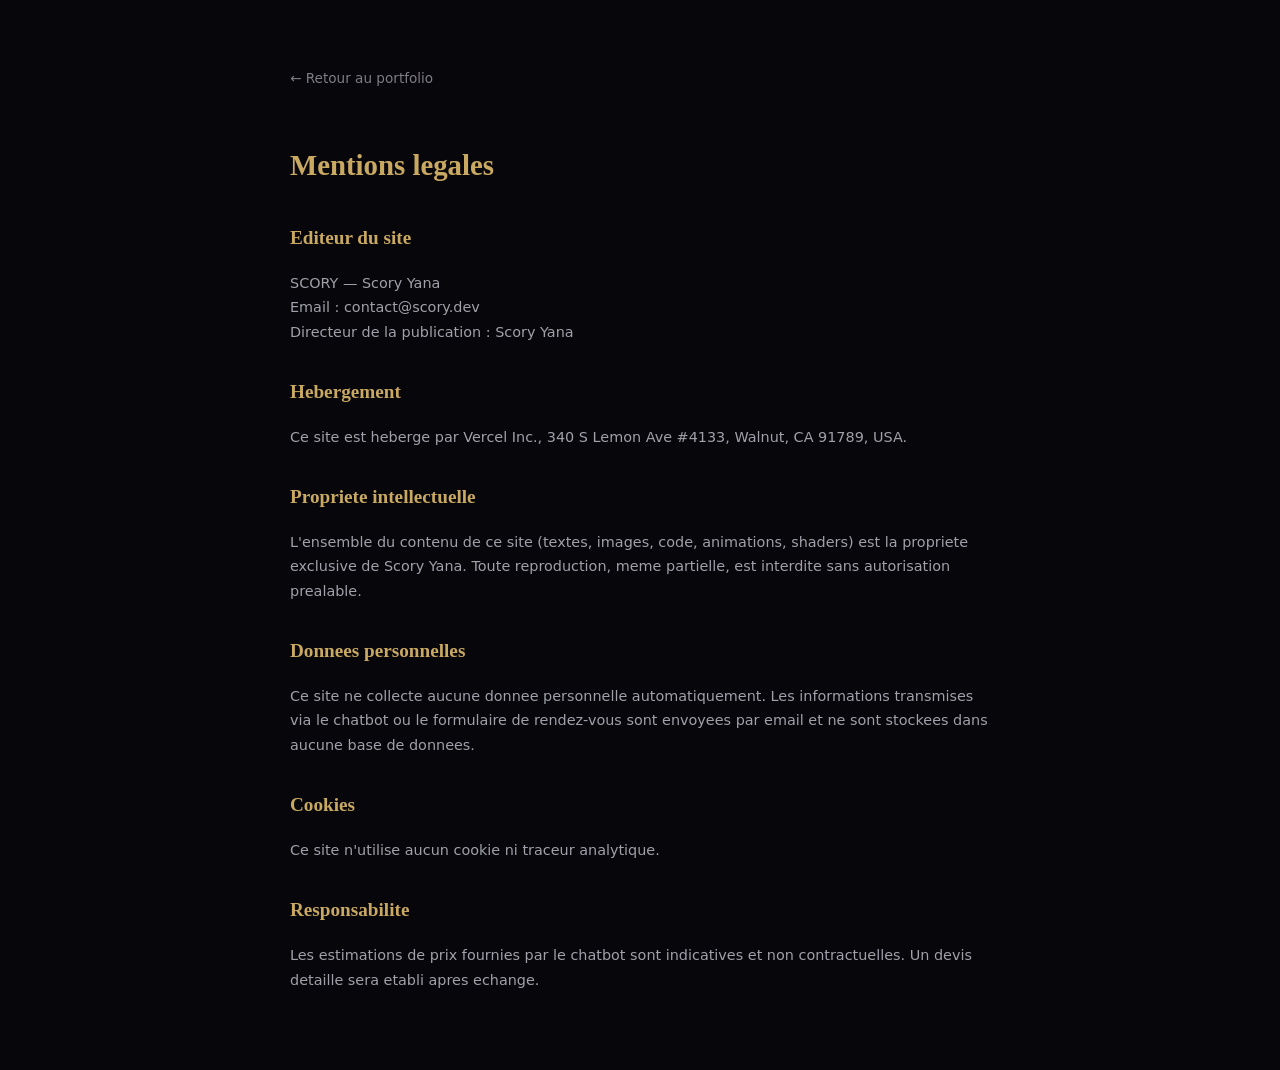
<file: mentions-legales.html>
<!doctype html>
<html lang="fr">
<head>
  <meta charset="UTF-8" />
  <meta name="viewport" content="width=device-width, initial-scale=1.0" />
  <meta name="theme-color" content="#07060a" />
  <title>Mentions legales — SCORY</title>
  <link rel="stylesheet" href="./defaut.css" />
  <style>
    body { margin: 0; padding: clamp(2rem, 5vw, 4rem); background: var(--surface-void); color: rgba(245,242,255,0.85); font-family: var(--font-sans); line-height: 1.7; max-width: 700px; margin: 0 auto; }
    h1 { font-family: var(--font-display); color: var(--accent-gold); font-size: 1.8rem; margin-bottom: 2rem; }
    h2 { font-family: var(--font-display); color: var(--accent-gold); font-size: 1.2rem; margin-top: 2rem; }
    p { color: rgba(245,242,255,0.65); font-size: 0.9rem; }
    a { color: var(--accent-gold); }
    .back { display: inline-block; margin-bottom: 2rem; font-size: 0.85rem; color: rgba(245,242,255,0.5); text-decoration: none; }
    .back:hover { color: var(--accent-gold); }
  </style>
</head>
<body>
  <a href="./" class="back">&larr; Retour au portfolio</a>
  <h1>Mentions legales</h1>

  <h2>Editeur du site</h2>
  <p>SCORY — Scory Yana<br>Email : contact@scory.dev<br>Directeur de la publication : Scory Yana</p>

  <h2>Hebergement</h2>
  <p>Ce site est heberge par Vercel Inc., 340 S Lemon Ave #4133, Walnut, CA 91789, USA.</p>

  <h2>Propriete intellectuelle</h2>
  <p>L'ensemble du contenu de ce site (textes, images, code, animations, shaders) est la propriete exclusive de Scory Yana. Toute reproduction, meme partielle, est interdite sans autorisation prealable.</p>

  <h2>Donnees personnelles</h2>
  <p>Ce site ne collecte aucune donnee personnelle automatiquement. Les informations transmises via le chatbot ou le formulaire de rendez-vous sont envoyees par email et ne sont stockees dans aucune base de donnees.</p>

  <h2>Cookies</h2>
  <p>Ce site n'utilise aucun cookie ni traceur analytique.</p>

  <h2>Responsabilite</h2>
  <p>Les estimations de prix fournies par le chatbot sont indicatives et non contractuelles. Un devis detaille sera etabli apres echange.</p>
</body>
</html>
</file>
<file: projets/case.css>
/* ============================================================
   case.css — études de cas scory.dev
   Signature : or #c9a962 + glacier #9ec8ff sur noir #07060a
   Cormorant Garamond (display) · DM Sans (texte) · JetBrains Mono (mono)
   ============================================================ */

:root {
  --void: #07060a;
  --surface: #0e0c14;
  --surface-2: #151220;
  --line: rgba(201, 169, 98, 0.16);
  --gold: #c9a962;
  --gold-soft: #e8d49a;
  --ice: #9ec8ff;
  --text: #f4f1fa;
  --text-dim: rgba(244, 241, 250, 0.66);
  --text-faint: rgba(244, 241, 250, 0.42);
  --font-display: 'Cormorant Garamond', 'Times New Roman', serif;
  --font-sans: 'DM Sans', system-ui, -apple-system, sans-serif;
  --font-mono: 'JetBrains Mono', ui-monospace, monospace;
  --wrap: 760px;
  --radius: 16px;
}

* { box-sizing: border-box; }

html { scroll-behavior: smooth; -webkit-text-size-adjust: 100%; }

body {
  margin: 0;
  background: var(--void);
  color: var(--text);
  font-family: var(--font-sans);
  font-size: clamp(1rem, 0.96rem + 0.2vw, 1.075rem);
  line-height: 1.7;
  letter-spacing: 0.01em;
  -webkit-font-smoothing: antialiased;
  overflow-x: hidden;
}

/* Grain + halo de fond */
body::before {
  content: "";
  position: fixed;
  inset: 0;
  z-index: 0;
  pointer-events: none;
  background:
    radial-gradient(60% 40% at 50% -5%, rgba(201, 169, 98, 0.1), transparent 70%),
    radial-gradient(45% 35% at 100% 100%, rgba(158, 200, 255, 0.06), transparent 70%);
}

a { color: var(--gold); text-decoration: none; }
a:hover { color: var(--gold-soft); }

.wrap { width: min(var(--wrap), 100% - 2.5rem); margin-inline: auto; position: relative; z-index: 1; }

/* ---------- Header ---------- */
.case-top {
  display: flex;
  align-items: center;
  justify-content: space-between;
  gap: 1rem;
  width: min(1100px, 100% - 2.5rem);
  margin: 0 auto;
  padding: 1.6rem 0 0.5rem;
  position: relative;
  z-index: 2;
}
.case-brand {
  font-family: var(--font-display);
  font-size: 1.5rem;
  font-weight: 600;
  letter-spacing: 0.05em;
  color: var(--text);
}
.case-brand span { color: var(--gold); }
.case-back {
  font-family: var(--font-mono);
  font-size: 0.78rem;
  color: var(--text-dim);
  letter-spacing: 0.02em;
}
.case-back:hover { color: var(--gold); }

/* ---------- Hero ---------- */
.case-hero { padding: clamp(2.5rem, 7vw, 5rem) 0 clamp(1.5rem, 4vw, 2.5rem); }
.case-eyebrow {
  font-family: var(--font-mono);
  font-size: 0.74rem;
  letter-spacing: 0.18em;
  text-transform: uppercase;
  color: var(--gold);
  margin: 0 0 1.2rem;
}
.case-title {
  font-family: var(--font-display);
  font-weight: 600;
  font-size: clamp(2.4rem, 7vw, 4.2rem);
  line-height: 1.04;
  letter-spacing: -0.01em;
  margin: 0 0 1.1rem;
}
.case-lead {
  font-size: clamp(1.1rem, 1rem + 0.5vw, 1.35rem);
  line-height: 1.6;
  color: var(--text-dim);
  margin: 0 0 2rem;
  max-width: 42ch;
}
.case-meta {
  list-style: none;
  margin: 0;
  padding: 1.4rem 0 0;
  border-top: 1px solid var(--line);
  display: grid;
  grid-template-columns: repeat(auto-fit, minmax(150px, 1fr));
  gap: 1.1rem 1.6rem;
}
.case-meta li { display: flex; flex-direction: column; gap: 0.3rem; }
.case-meta b {
  font-family: var(--font-mono);
  font-size: 0.68rem;
  font-weight: 500;
  letter-spacing: 0.14em;
  text-transform: uppercase;
  color: var(--text-faint);
}
.case-meta span { font-size: 0.95rem; color: var(--text); }

/* ---------- Corps ---------- */
.case-body { padding-bottom: 2rem; }
.case-section { padding: clamp(1.6rem, 4vw, 2.6rem) 0; border-top: 1px solid var(--line); }
.case-section:first-child { border-top: none; }
.case-h2 {
  font-family: var(--font-display);
  font-weight: 600;
  font-size: clamp(1.6rem, 3.5vw, 2.1rem);
  line-height: 1.15;
  margin: 0 0 1rem;
  color: var(--text);
}
.case-section p { margin: 0 0 1rem; color: var(--text-dim); }
.case-section p:last-child { margin-bottom: 0; }
.case-section strong { color: var(--text); font-weight: 600; }
.case-section em { color: var(--ice); font-style: normal; }
.case-section code {
  font-family: var(--font-mono);
  font-size: 0.86em;
  background: var(--surface-2);
  border: 1px solid var(--line);
  border-radius: 6px;
  padding: 0.1em 0.42em;
  color: var(--gold-soft);
}

.case-list { margin: 0; padding: 0; list-style: none; display: grid; gap: 0.85rem; }
.case-list li {
  position: relative;
  padding-left: 1.5rem;
  color: var(--text-dim);
}
.case-list li::before {
  content: "";
  position: absolute;
  left: 0; top: 0.65em;
  width: 7px; height: 7px;
  border-radius: 50%;
  background: var(--gold);
  box-shadow: 0 0 10px rgba(201, 169, 98, 0.5);
}
.case-list li strong { color: var(--text); }

/* Tags techniques */
.case-tags {
  margin: 1.5rem 0 0;
  padding: 0;
  list-style: none;
  display: flex;
  flex-wrap: wrap;
  gap: 0.5rem;
}
.case-tags li {
  font-family: var(--font-mono);
  font-size: 0.72rem;
  letter-spacing: 0.03em;
  color: var(--text-dim);
  background: var(--surface);
  border: 1px solid var(--line);
  border-radius: 999px;
  padding: 0.35rem 0.8rem;
}

/* Actions / CTA */
.case-actions { display: flex; flex-wrap: wrap; gap: 0.8rem; }
.case-btn {
  display: inline-flex;
  align-items: center;
  gap: 0.5rem;
  font-family: var(--font-mono);
  font-size: 0.82rem;
  letter-spacing: 0.02em;
  padding: 0.85rem 1.4rem;
  border-radius: 999px;
  border: 1px solid var(--line);
  transition: transform 0.2s ease, border-color 0.2s ease, background 0.2s ease;
}
.case-btn--primary {
  background: linear-gradient(135deg, var(--gold), var(--gold-soft));
  color: #1a1408;
  border-color: transparent;
  font-weight: 600;
}
.case-btn--ghost { color: var(--text); background: var(--surface); }
.case-btn:hover { transform: translateY(-2px); }
.case-btn--ghost:hover { border-color: var(--gold); color: var(--gold); }

/* ---------- CTA de bas de page ---------- */
.case-cta {
  width: min(1100px, 100% - 2.5rem);
  margin: clamp(2.5rem, 6vw, 4rem) auto 0;
  padding: clamp(2rem, 5vw, 3.5rem);
  text-align: center;
  background: linear-gradient(160deg, var(--surface-2), var(--surface));
  border: 1px solid var(--line);
  border-radius: var(--radius);
  position: relative;
  z-index: 1;
}
.case-cta h2 {
  font-family: var(--font-display);
  font-weight: 600;
  font-size: clamp(1.7rem, 4vw, 2.4rem);
  margin: 0 0 0.7rem;
}
.case-cta p { color: var(--text-dim); margin: 0 auto 1.6rem; max-width: 46ch; }
.case-cta .case-actions { justify-content: center; }

/* ---------- Footer ---------- */
.case-foot {
  width: min(1100px, 100% - 2.5rem);
  margin: clamp(2.5rem, 6vw, 4rem) auto 0;
  padding: 2rem 0 2.5rem;
  border-top: 1px solid var(--line);
  display: flex;
  flex-wrap: wrap;
  justify-content: space-between;
  gap: 0.8rem;
  font-family: var(--font-mono);
  font-size: 0.76rem;
  color: var(--text-faint);
  position: relative;
  z-index: 1;
}
.case-foot a { color: var(--text-dim); }
.case-foot a:hover { color: var(--gold); }

@media (max-width: 480px) {
  .case-meta { grid-template-columns: 1fr 1fr; }
  .case-btn { font-size: 0.78rem; padding: 0.75rem 1.1rem; }
}

@media (prefers-reduced-motion: reduce) {
  html { scroll-behavior: auto; }
  .case-btn { transition: none; }
}
</file>
<file: defaut.css>
/**
 * SCORY — Design tokens (Musée Digital)
 * Fichier de référence unique : couleurs, verre, typo, easings.
 * styles.css ne redéfinit pas ces variables, il les consomme.
 */

:root {
  /* Couleurs de fond et de surface (hiérarchie du « musée » sombre) */
  --surface-void: #07060a;
  --surface-deep: #0e0c12;
  --surface-elevated: #16131c;
  --surface-highlight: #1f1b28;
  --surface-mist: rgba(245, 242, 255, 0.06);

  /* Accents dorés / froids pour titres et détails type galerie */
  --accent-gold: #c9a962;
  --accent-amber: #e8b86d;
  --accent-ice: #9ec8ff;
  --accent-magenta: #c084fc;

  /* Glassmorphism 2.0 : flou, saturation, bordures et reflets */
  --glass-blur: 22px;
  --glass-blur-strong: 36px;
  --glass-saturation: 1.35;
  --glass-border: rgba(255, 255, 255, 0.14);
  --glass-border-inner: rgba(255, 255, 255, 0.06);
  --glass-shadow: 0 24px 80px rgba(0, 0, 0, 0.55),
    0 0 0 1px rgba(255, 255, 255, 0.04) inset;
  --glass-highlight: linear-gradient(
    135deg,
    rgba(255, 255, 255, 0.22) 0%,
    rgba(255, 255, 255, 0) 42%,
    rgba(255, 255, 255, 0.08) 100%
  );
  /* Opacité du calque de bruit SVG sur les cartes verre */
  --glass-noise-opacity: 0.045;

  /* Familles utilisées dans toute l’interface */
  --font-display: "Cormorant Garamond", "Times New Roman", serif;
  --font-sans: "DM Sans", system-ui, sans-serif;
  --font-mono: "JetBrains Mono", "SF Mono", ui-monospace, monospace;

  /* Courbes ressort : transitions CSS ; app.js reprend l’esprit pour GSAP */
  --ease-spring-soft: cubic-bezier(0.22, 1, 0.36, 1);
  --ease-spring-heavy: cubic-bezier(0.175, 0.885, 0.32, 1.15);
  --ease-spring-bounce: cubic-bezier(0.34, 1.56, 0.64, 1);

  /* Rayons de bordure : disques circulaires vs panneaux */
  --radius-disc: 50%;
  --radius-panel: 20px;
  --radius-label: 14px;

  /* Thème dynamique (changé par JS selon le disque actif) */
  --theme-glow: rgba(201, 169, 98, 0.12);
  --theme-glow-strong: rgba(201, 169, 98, 0.25);
  --theme-glow-disc: rgba(201, 169, 98, 0.12);

  /* Chatbot tints (accent / warm) */
  --theme-tint-a: rgba(192, 132, 252, 0.08);
  --theme-tint-b: rgba(192, 132, 252, 0.18);
  --theme-tint-c: rgba(192, 132, 252, 0.30);
  --theme-tint-d: rgba(192, 132, 252, 0.55);
  --theme-warm-a: rgba(232, 184, 109, 0.10);
  --theme-warm-b: rgba(232, 184, 109, 0.20);
  --theme-warm-c: rgba(232, 184, 109, 0.25);

  /* Anneau de focus clavier (accessibilite) */
  --focus-ring: 0 0 0 2px var(--surface-deep), 0 0 0 4px var(--accent-ice);

  /* Durees de transition coherentes */
  --duration-fast: 0.15s;
  --duration-normal: 0.3s;
  --duration-slow: 0.6s;

  /* Safe area insets pour les ecrans avec encoche */
  --safe-top: env(safe-area-inset-top, 0px);
  --safe-bottom: env(safe-area-inset-bottom, 0px);
  --safe-left: env(safe-area-inset-left, 0px);
  --safe-right: env(safe-area-inset-right, 0px);
}
</file>
